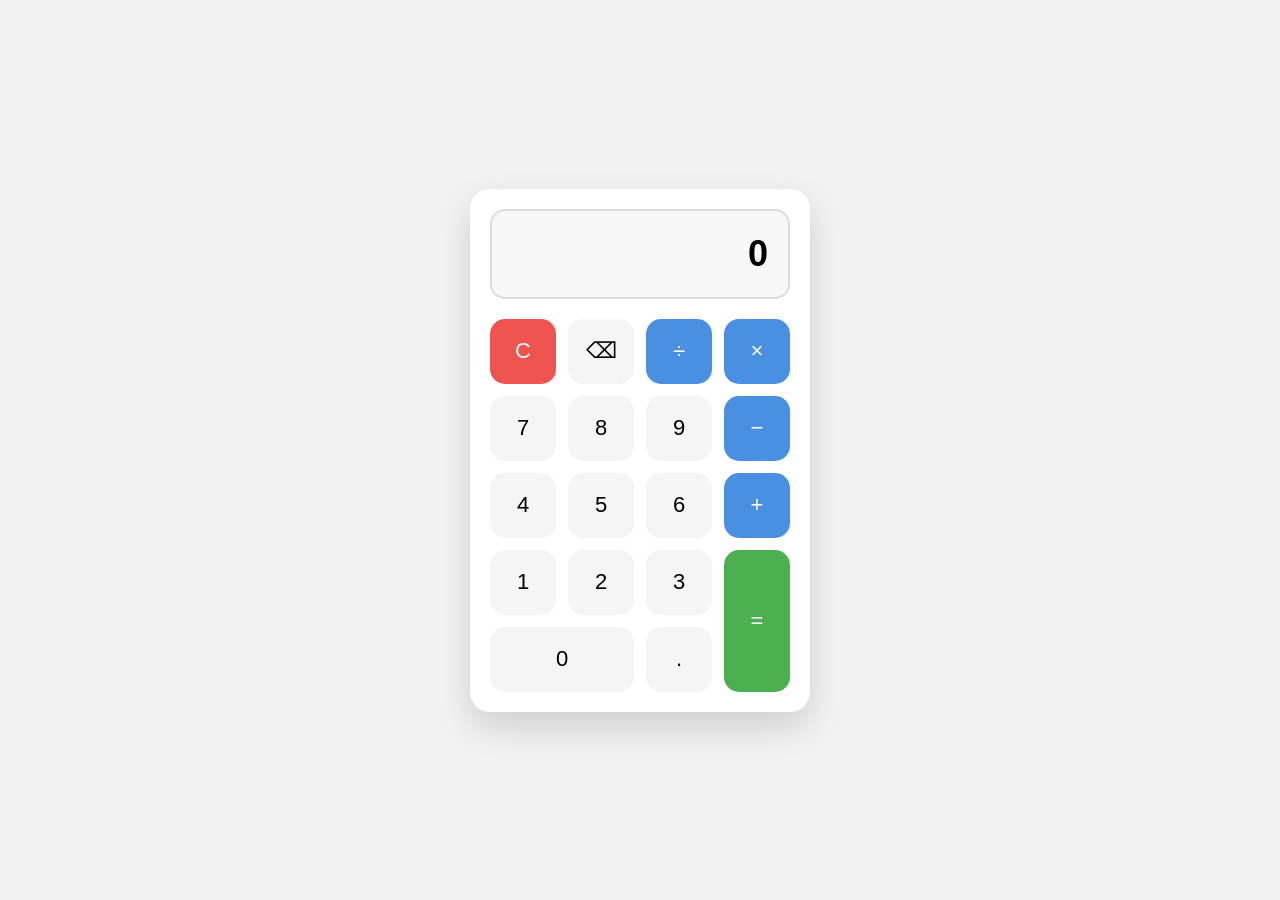
<file: Calculator/index.html>
<!DOCTYPE html>
<html lang="en">
<head>
    <meta charset="UTF-8">
    <meta name="viewport" content="width=device-width, initial-scale=1.0">
    <title>Calculator</title>

    <link rel="stylesheet" href="style.css">
</head>

<body>

<div class="calculator">

    <div id="display" class="display">
        0
    </div>

    <div class="buttons">

        <button onclick="clearDisplay()">C</button>

        <button onclick="backspace()">⌫</button>

        <button class="operator" onclick="chooseOperation('/')">÷</button>

        <button class="operator" onclick="chooseOperation('*')">×</button>


        <button onclick="appendValue('7')">7</button>

        <button onclick="appendValue('8')">8</button>

        <button onclick="appendValue('9')">9</button>

        <button class="operator" onclick="chooseOperation('-')">−</button>


        <button onclick="appendValue('4')">4</button>

        <button onclick="appendValue('5')">5</button>

        <button onclick="appendValue('6')">6</button>

        <button class="operator" onclick="chooseOperation('+')">+</button>


        <button onclick="appendValue('1')">1</button>

        <button onclick="appendValue('2')">2</button>

        <button onclick="appendValue('3')">3</button>


        <button class="equals" onclick="calculate()">=</button>


        <button class="zero" onclick="appendValue('0')">0</button>

        <button onclick="appendValue('.')">.</button>

    </div>

</div>

<script src="script.js"></script>

</body>
</html>
</file>
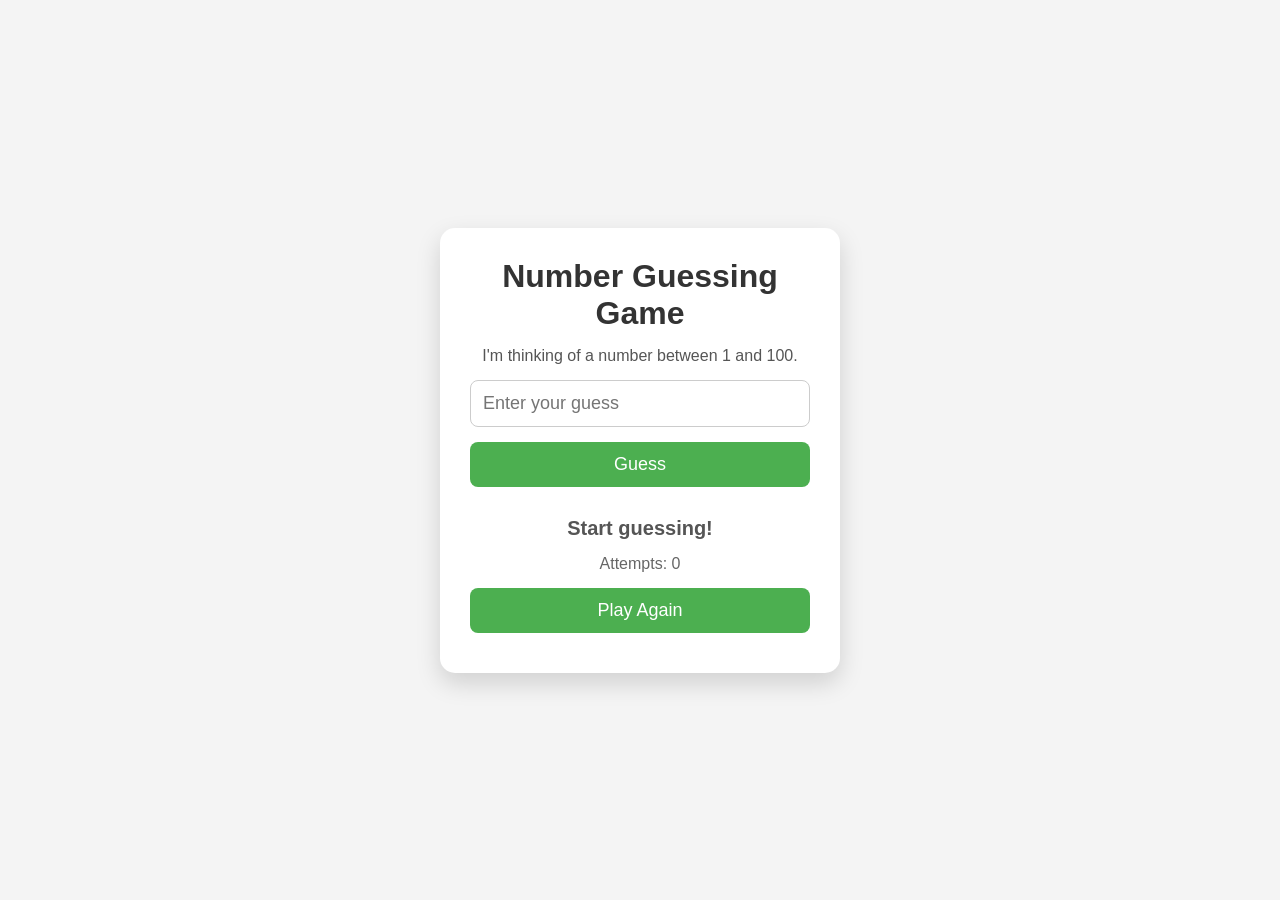
<file: Number-Guessing-Game/index.html>
<!DOCTYPE html>
<html lang="en">
<head>
    <meta charset="UTF-8">
    <meta name="viewport" content="width=device-width, initial-scale=1.0">
    <title>Number Guessing Game</title>

    <link rel="stylesheet" href="style.css">
</head>
<body>

<div class="container">

    <h1>Number Guessing Game</h1>

    <p>
        I'm thinking of a number between 1 and 100.
    </p>

    <input
        type="number"
        id="guessInput"
        placeholder="Enter your guess"
    >

    <button onclick="checkGuess()">
        Guess
    </button>

    <p id="message">
        Start guessing!
    </p>

    <p id="attempts">
        Attempts: 0
    </p>

    <button onclick="restartGame()">
        Play Again
    </button>

</div>

<script src="script.js"></script>

</body>
</html>
</file>
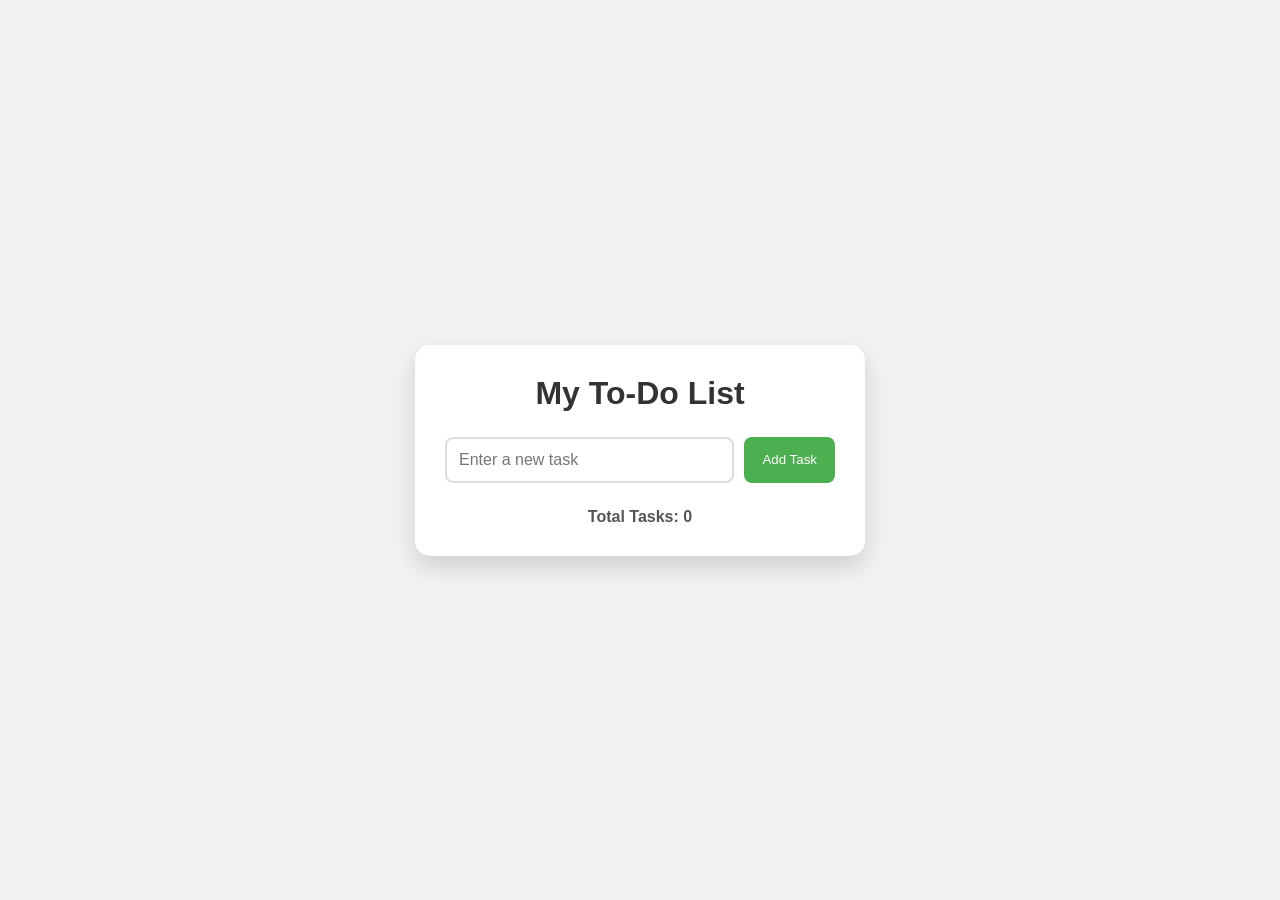
<file: To-do-list/index.html>
<!DOCTYPE html>
<html lang="en">
<head>
    <meta charset="UTF-8">
    <meta name="viewport" content="width=device-width, initial-scale=1.0">
    <title>To-Do List</title>

    <link rel="stylesheet" href="style.css">
</head>
<body>

<div class="container">

    <h1>My To-Do List</h1>

    <div class="input-area">

        <input
            type="text"
            id="taskInput"
            placeholder="Enter a new task"
        >

        <button onclick="addTask()">
            Add Task
        </button>

    </div>

    <ul id="taskList">

    </ul>

    <p id="taskCount">
        Total Tasks: 0
    </p>

</div>

<script src="script.js"></script>

</body>
</html>
</file>
<file: Calculator/style.css>
*{
    margin:0;
    padding:0;
    box-sizing:border-box;
    font-family:Arial, Helvetica, sans-serif;
}

body{

    background:#f2f2f2;

    display:flex;

    justify-content:center;

    align-items:center;

    height:100vh;

}

.calculator{

    width:340px;

    background:white;

    border-radius:20px;

    padding:20px;

    box-shadow:0 15px 35px rgba(0,0,0,.15);

}

.display{

    width:100%;

    height:90px;

    background:#f7f7f7;

    border:2px solid #dddddd;

    border-radius:15px;

    margin-bottom:20px;

    display:flex;

    justify-content:flex-end;

    align-items:center;

    padding:20px;

    font-size:36px;

    font-weight:bold;

    overflow:hidden;

}

.buttons{

    display:grid;

    grid-template-columns:repeat(4,1fr);

    gap:12px;

}

button{

    height:65px;

    border:none;

    border-radius:15px;

    font-size:22px;

    cursor:pointer;

    background:#f5f5f5;

    transition:.2s;

}

button:hover{

    background:#e5e5e5;

    transform:translateY(-2px);

}

button:active{

    transform:scale(.95);

}

.operator{

    background:#4A90E2;

    color:white;

}

.operator:hover{

    background:#357ABD;

}

.equals{

    background:#4CAF50;

    color:white;

    grid-column:4;

    grid-row:4 / span 2;

    height:142px;

}

.equals:hover{

    background:#3f9742;

}

.zero{

    grid-column:1 / span 2;

}

button:first-child{

    background:#EF5350;

    color:white;

}

button:first-child:hover{

    background:#d84343;

}
</file>
<file: Number-Guessing-Game/style.css>
*{
    margin:0;
    padding:0;
    box-sizing:border-box;
    font-family:Arial, Helvetica, sans-serif;
}

body{

    background:#f4f4f4;

    display:flex;

    justify-content:center;

    align-items:center;

    height:100vh;

}

.container{

    width:400px;

    background:white;

    padding:30px;

    border-radius:15px;

    text-align:center;

    box-shadow:0 10px 25px rgba(0,0,0,.15);

}

h1{

    margin-bottom:15px;

    color:#333;

}

p{

    margin:15px 0;

    color:#555;

}

input{

    width:100%;

    padding:12px;

    font-size:18px;

    border:1px solid #ccc;

    border-radius:8px;

    margin-bottom:15px;

}

button{

    width:100%;

    padding:12px;

    font-size:18px;

    border:none;

    border-radius:8px;

    background:#4CAF50;

    color:white;

    cursor:pointer;

    transition:.2s;

    margin-bottom:10px;

}

button:hover{

    background:#3f9142;

}

button:active{

    transform:scale(.98);

}

#message{

    font-weight:bold;

    font-size:20px;

    margin-top:20px;

}

#attempts{

    color:#666;

}
</file>
<file: To-do-list/style.css>
*{
    margin:0;
    padding:0;
    box-sizing:border-box;
    font-family:Arial, Helvetica, sans-serif;
}

body{

    background:#f2f2f2;

    display:flex;

    justify-content:center;

    align-items:center;

    min-height:100vh;

}

.container{

    width:450px;

    background:white;

    padding:30px;

    border-radius:15px;

    box-shadow:0 10px 25px rgba(0,0,0,.15);

}

h1{

    text-align:center;

    margin-bottom:25px;

    color:#333;

}

.input-area{

    display:flex;

    gap:10px;

    margin-bottom:25px;

}

input{

    flex:1;

    padding:12px;

    font-size:16px;

    border:2px solid #ddd;

    border-radius:8px;

}

input:focus{

    outline:none;

    border-color:#4CAF50;

}

button{

    padding:12px 18px;

    border:none;

    background:#4CAF50;

    color:white;

    border-radius:8px;

    cursor:pointer;

    transition:.2s;

}

button:hover{

    background:#43a047;

    transform:translateY(-2px);

}

button:active{

    transform:scale(.96);

}

ul{

    list-style:none;

}

li{

    display:flex;

    justify-content:space-between;

    align-items:center;

    padding:12px;

    margin-bottom:10px;

    background:#f7f7f7;

    border-radius:8px;

}

.delete-btn{

    background:#e53935;

    padding:8px 14px;

}

.delete-btn:hover{

    background:#c62828;

}

#taskCount{

    margin-top:20px;

    text-align:center;

    font-weight:bold;

    color:#555;

}
</file>
